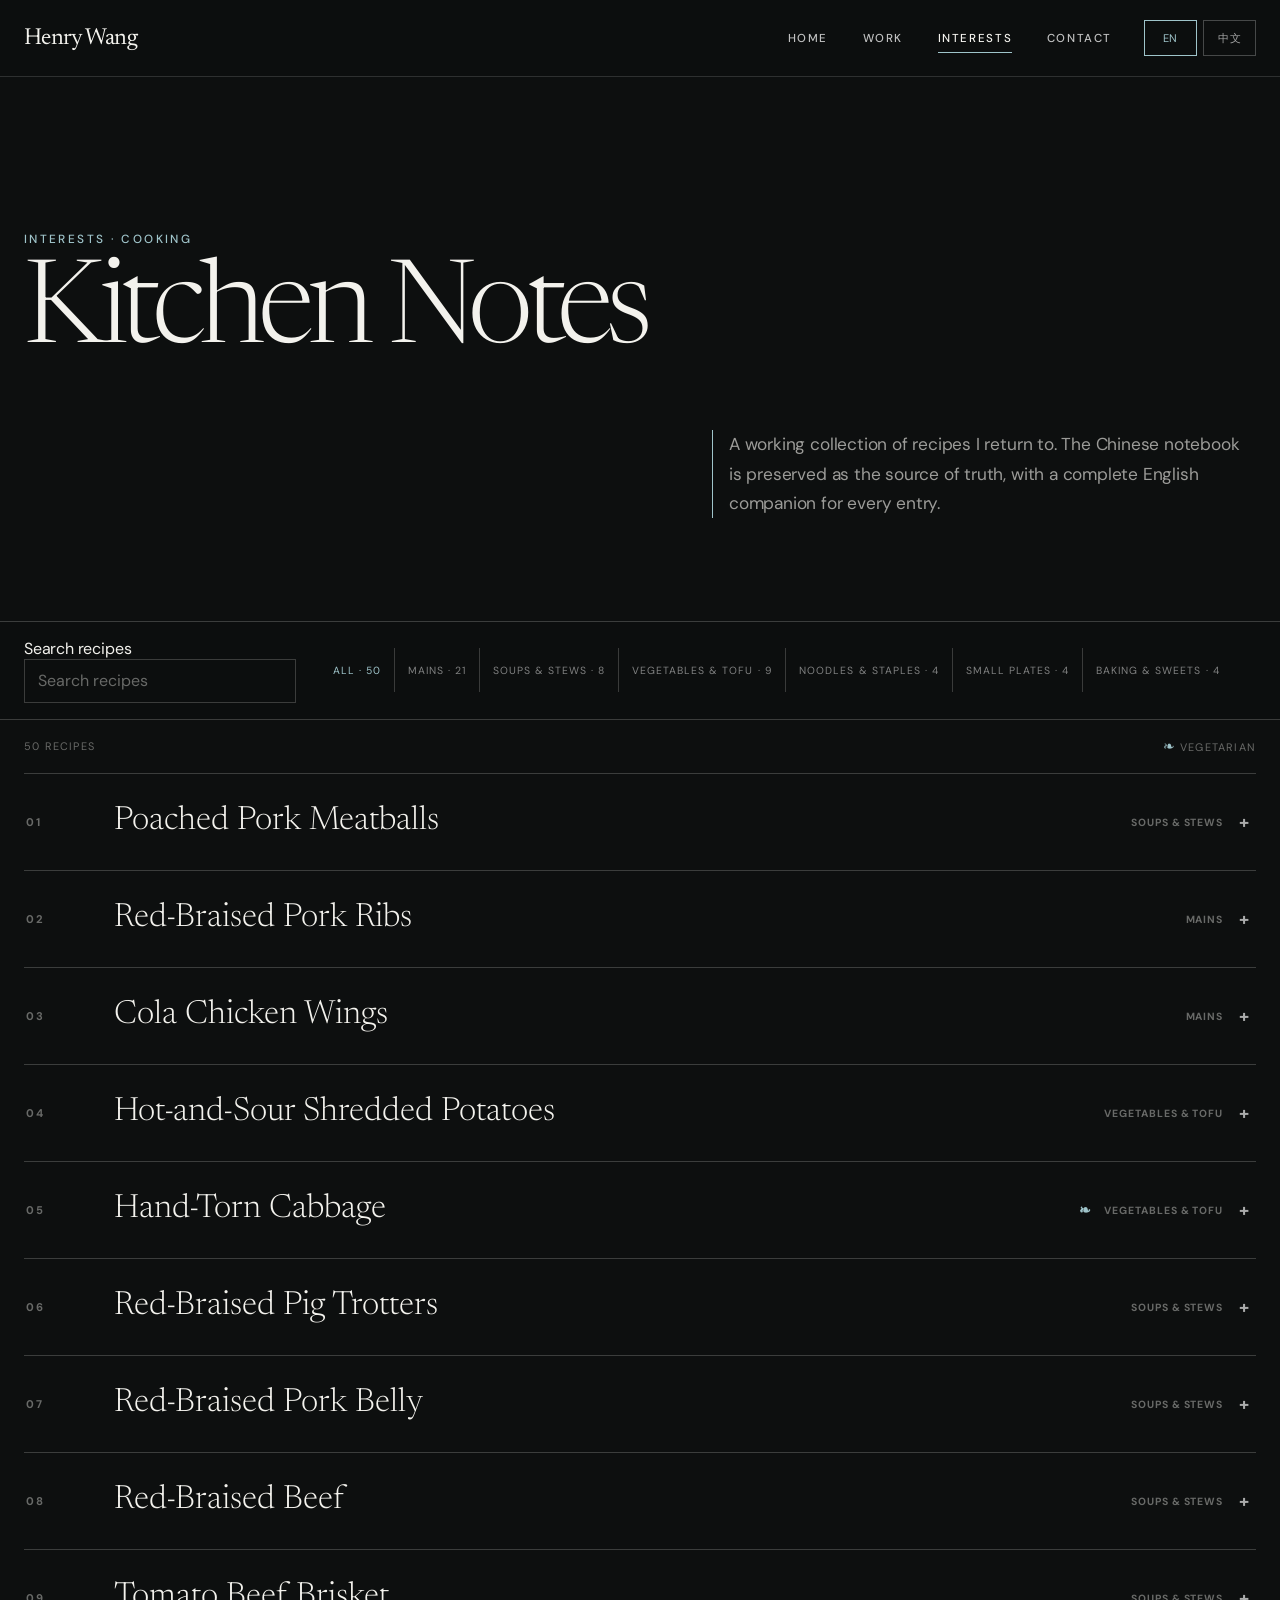
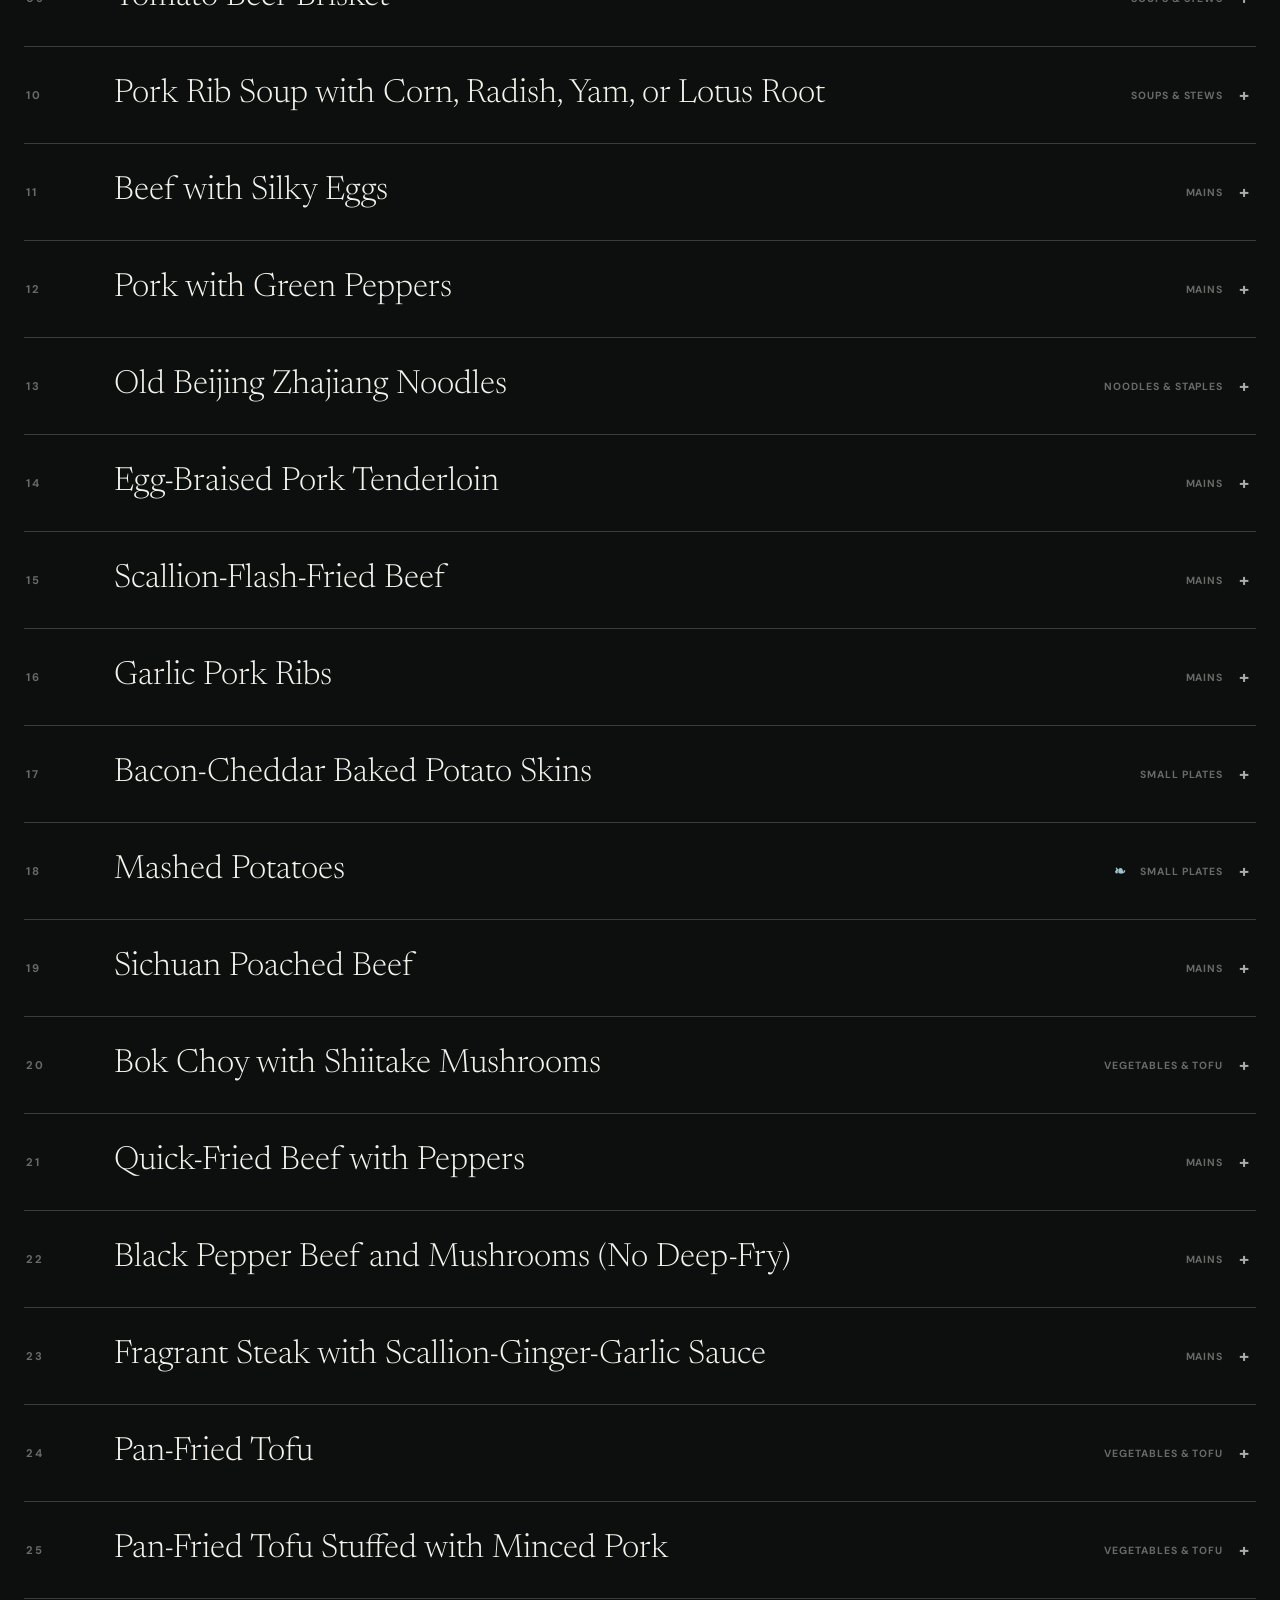
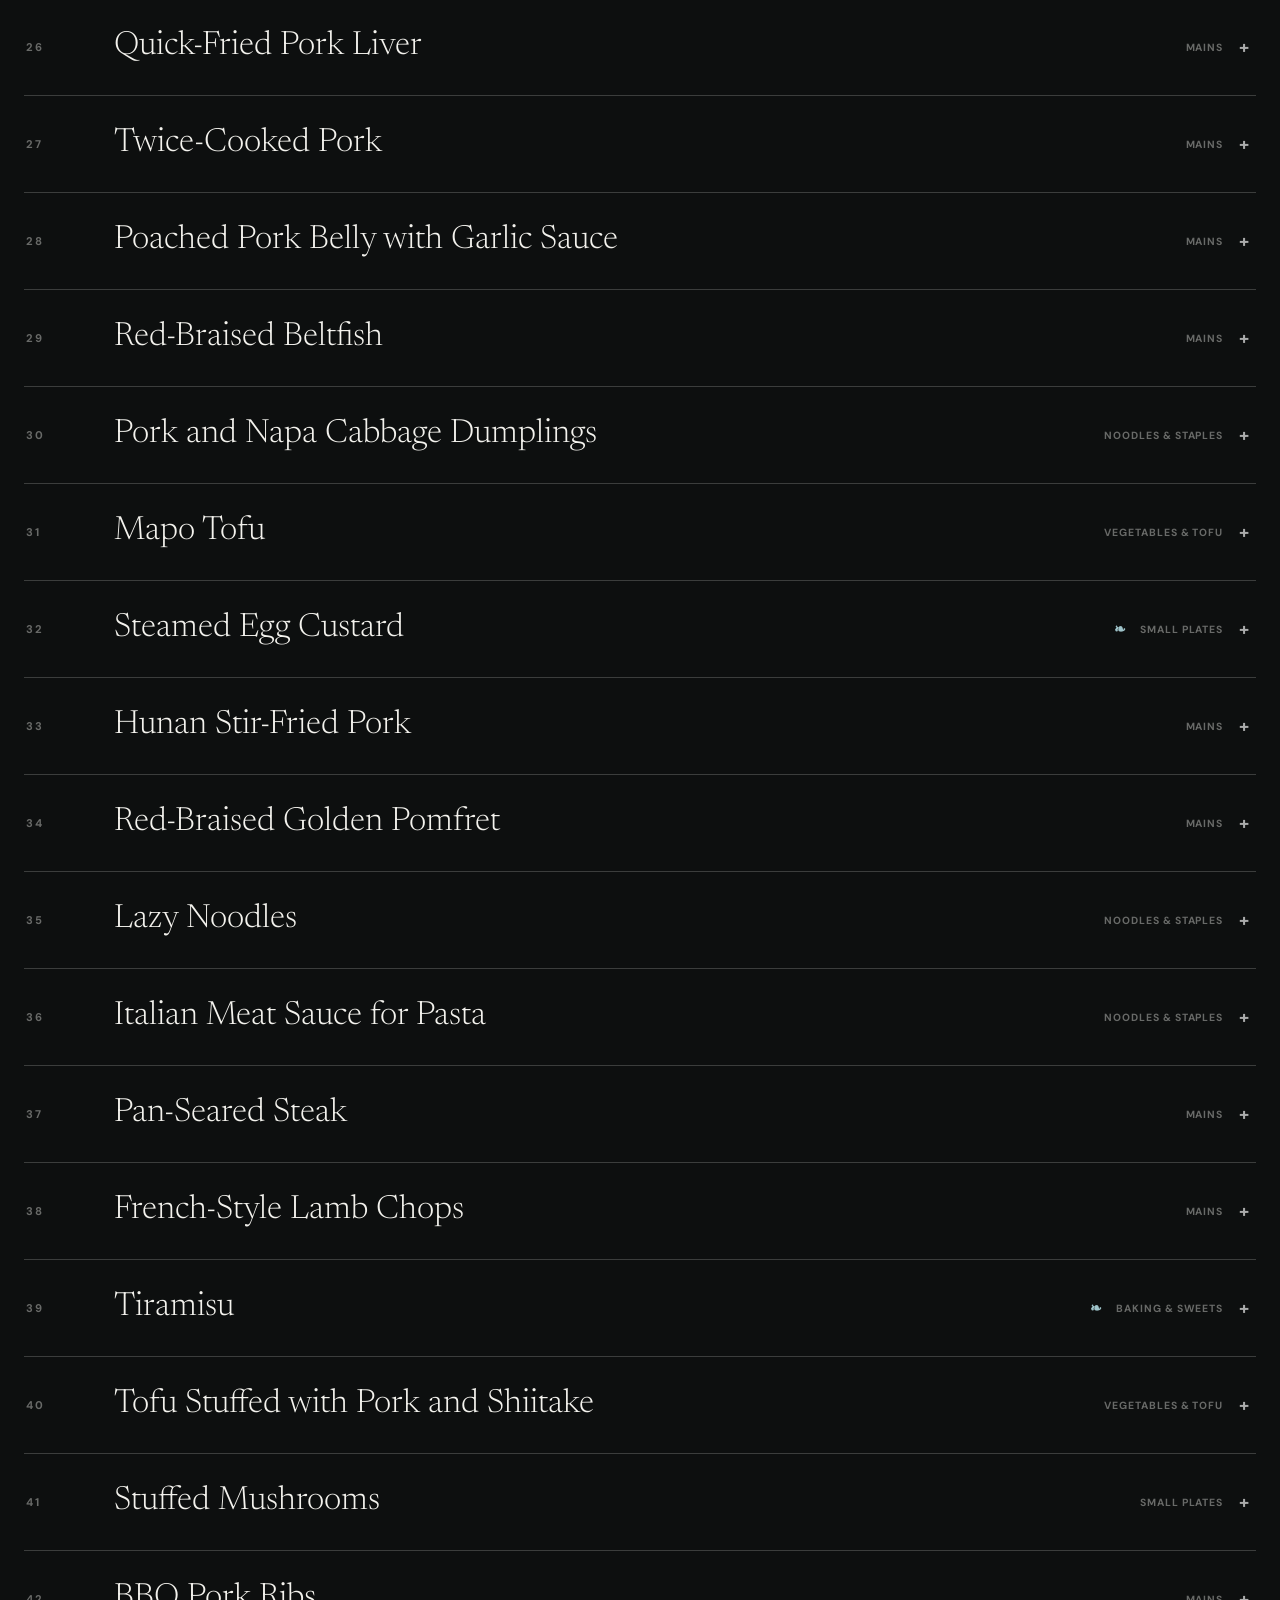
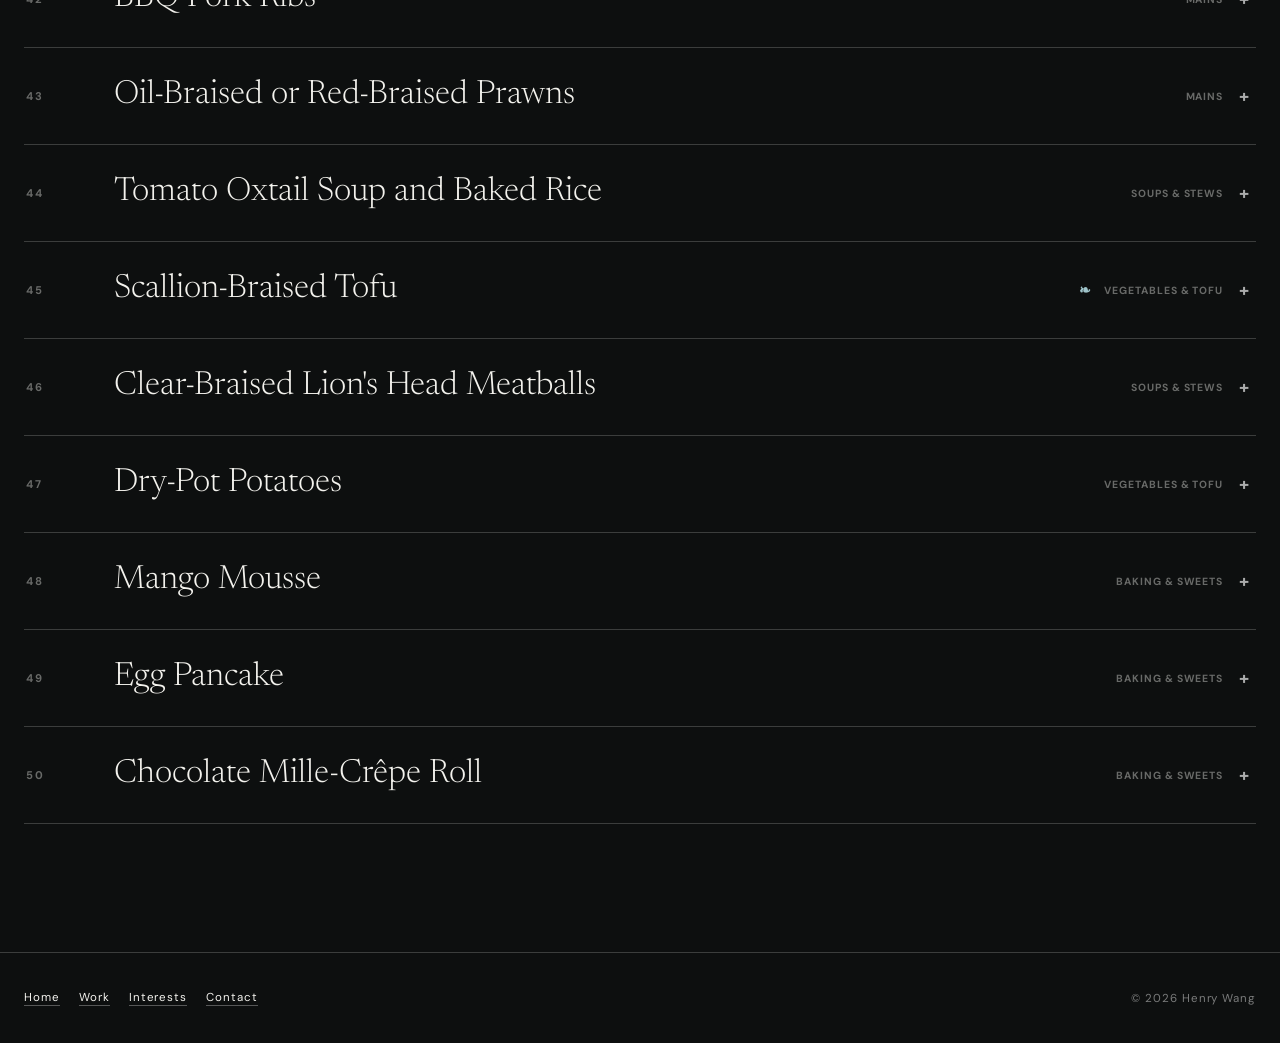
<file: kitchen.html>
<!DOCTYPE html>
<html lang="en">
<head>
    <meta charset="UTF-8">
    <meta name="viewport" content="width=device-width, initial-scale=1.0">
    <meta name="color-scheme" content="dark">
    <title>Kitchen | Henry Wang</title>
    <link rel="preconnect" href="https://fonts.googleapis.com">
    <link rel="preconnect" href="https://fonts.gstatic.com" crossorigin>
    <link href="https://fonts.googleapis.com/css2?family=DM+Sans:wght@300;400;500;600&amp;family=Newsreader:opsz,wght@6..72,300;6..72,400;6..72,500&amp;display=swap" rel="stylesheet">
    <link rel="stylesheet" href="css/subpage-shell.css">
    <style>
        .recipe-tools { position: sticky; top: var(--header-height); z-index: 20; padding: 1rem 0; border-bottom: 1px solid var(--rule); background: rgba(13,15,15,.96); backdrop-filter: blur(12px); }
        .recipe-tools-inner { display: grid; grid-template-columns: minmax(13rem,.45fr) minmax(0,1.55fr); gap: 1.5rem; align-items: center; }
        .search-field { width: 100%; min-height: 2.75rem; padding: .65rem .8rem; border: 1px solid var(--rule); border-radius: 0; background: transparent; color: var(--off-white); outline: none; }
        .search-field::placeholder { color: var(--quiet); }
        .search-field:focus { border-color: var(--cyan); }
        .category-row { display: flex; align-items: center; overflow-x: auto; scrollbar-width: none; }
        .category-row::-webkit-scrollbar { display: none; }
        .category-button { flex: 0 0 auto; min-height: 2.75rem; padding: .55rem .8rem; border: 0; border-right: 1px solid var(--rule); border-radius: 0; background: transparent; color: rgba(255,255,255,.48); font-size: .65rem; letter-spacing: .1em; text-transform: uppercase; white-space: nowrap; cursor: pointer; }
        .category-button:last-child { border-right: 0; }
        .category-button:hover, .category-button.is-active { color: var(--cyan); }
        .recipe-summary { display: flex; justify-content: space-between; gap: 1rem; padding: 1.2rem 0; color: var(--quiet); font-size: .68rem; letter-spacing: .11em; text-transform: uppercase; }
        .recipe-list { padding-bottom: clamp(5rem,10vw,9rem); border-top: 1px solid var(--rule); }
        .recipe-entry { border-bottom: 1px solid var(--rule); }
        .recipe-heading { margin: 0; }
        .recipe-toggle { display: grid; grid-template-columns: 4.5rem minmax(0,1fr) auto; gap: 1rem; align-items: center; width: 100%; min-height: 6rem; padding: 1.2rem .15rem; border: 0; border-radius: 0; background: transparent; text-align: left; cursor: pointer; }
        .recipe-toggle:hover .recipe-title, .recipe-toggle[aria-expanded="true"] .recipe-title { color: var(--cyan); }
        .recipe-number { color: var(--quiet); font-size: .7rem; letter-spacing: .12em; }
        .recipe-title { font-family: var(--serif); font-size: clamp(1.45rem,2.6vw,2.3rem); font-weight: 300; line-height: 1.05; transition: color 220ms ease; }
        .recipe-flags { display: flex; align-items: center; gap: .8rem; color: var(--quiet); font-size: .65rem; letter-spacing: .09em; text-transform: uppercase; }
        .vegetarian-mark { color: var(--cyan); font-size: .9rem; line-height: 1; }
        .recipe-plus { width: 1.1rem; color: rgba(255,255,255,.65); font-size: 1.1rem; text-align: center; transition: transform 260ms var(--ease-editorial); }
        .recipe-toggle[aria-expanded="true"] .recipe-plus { transform: rotate(45deg); }
        .recipe-detail { display: grid; grid-template-columns: minmax(13rem,.65fr) minmax(0,1.35fr); gap: clamp(2rem,6vw,6rem); padding: .5rem 0 clamp(3rem,6vw,5rem) 5.5rem; }
        .recipe-detail h3 { margin: 0 0 1rem; color: var(--cyan); font-size: .67rem; font-weight: 500; letter-spacing: .16em; text-transform: uppercase; }
        .recipe-detail ul, .recipe-detail ol { margin: 0; padding-left: 1.2rem; color: var(--muted); font-size: .88rem; line-height: 1.68; }
        .recipe-detail li + li { margin-top: .7rem; }
        .recipe-notes { margin-top: 2rem; padding-top: 1.5rem; border-top: 1px solid var(--rule); }
        .title-only { grid-column: 1 / -1; margin: 0; padding-left: 1rem; border-left: 1px solid var(--cyan); color: var(--muted); line-height: 1.7; }
        .empty-result { padding: 4rem 0; color: var(--muted); font-family: var(--serif); font-size: 1.6rem; }

        @media (max-width: 820px) {
            .recipe-tools { position: relative; top: 0; }
            .recipe-tools-inner { grid-template-columns: 1fr; gap: .7rem; }
            .recipe-detail { grid-template-columns: 1fr; gap: 2rem; padding-left: 0; }
        }
        @media (max-width: 600px) {
            .recipe-toggle { grid-template-columns: 2.6rem minmax(0,1fr) auto; min-height: 5.25rem; gap: .65rem; }
            .recipe-flags .category-name { display: none; }
            .recipe-detail { padding-bottom: 3rem; }
        }
    </style>
</head>
<body>
    <header class="site-header">
        <div class="container navbar">
            <a class="brand" href="index.html#home">Henry Wang</a>
            <nav class="desktop-navigation" aria-label="Primary navigation">
                <a class="navigation-link" href="index.html#home"><span class="en">Home</span><span class="zh hidden">首页</span></a>
                <a class="navigation-link" href="index.html#experience"><span class="en">Work</span><span class="zh hidden">履历</span></a>
                <a class="navigation-link" href="index.html#interests" aria-current="page"><span class="en">Interests</span><span class="zh hidden">兴趣</span></a>
                <a class="navigation-link" href="index.html#contact"><span class="en">Contact</span><span class="zh hidden">联系</span></a>
            </nav>
            <div class="language-controls" aria-label="Language">
                <button type="button" class="language-button is-active" data-language="en" aria-pressed="true">EN</button>
                <button type="button" class="language-button" data-language="zh" aria-pressed="false">中文</button>
            </div>
            <button type="button" class="mobile-menu-button" aria-label="Open navigation" aria-expanded="false" aria-controls="mobile-navigation"><span></span></button>
        </div>
        <nav class="mobile-navigation" id="mobile-navigation" aria-label="Mobile navigation">
            <div class="container mobile-navigation-inner">
                <a class="navigation-link" href="index.html#home"><span class="en">Home</span><span class="zh hidden">首页</span></a>
                <a class="navigation-link" href="index.html#experience"><span class="en">Work</span><span class="zh hidden">履历</span></a>
                <a class="navigation-link" href="index.html#interests" aria-current="page"><span class="en">Interests</span><span class="zh hidden">兴趣</span></a>
                <a class="navigation-link" href="index.html#contact"><span class="en">Contact</span><span class="zh hidden">联系</span></a>
                <div class="language-controls mobile-language-controls" aria-label="Language">
                    <button type="button" class="language-button is-active" data-language="en" aria-pressed="true">EN</button>
                    <button type="button" class="language-button" data-language="zh" aria-pressed="false">中文</button>
                </div>
            </div>
        </nav>
    </header>

    <main>
        <section class="page-intro" aria-labelledby="kitchen-title">
            <div class="container">
                <p class="editorial-label"><span class="en">Interests · Cooking</span><span class="zh hidden">兴趣 · 烹饪</span></p>
                <h1 class="page-title" id="kitchen-title"><span class="en">Kitchen Notes</span><span class="zh hidden">厨房笔记</span></h1>
                <p class="page-description"><span class="en">A working collection of recipes I return to. The Chinese notebook is preserved as the source of truth, with a complete English companion for every entry.</span><span class="zh hidden">一份我反复使用的菜谱记录。中文笔记作为事实原文完整保留，并为每条内容提供对应英文版本。</span></p>
            </div>
        </section>

        <section class="recipe-tools" aria-label="Recipe controls">
            <div class="container recipe-tools-inner">
                <label>
                    <span class="en hidden">Search recipes</span><span class="zh hidden">搜索菜谱</span>
                    <input class="search-field" id="recipe-search" type="search" autocomplete="off" placeholder="Search recipes">
                </label>
                <div class="category-row" id="category-row" role="group" aria-label="Recipe categories"></div>
            </div>
        </section>

        <section class="container" aria-label="Recipe collection">
            <div class="recipe-summary"><span id="recipe-count" aria-live="polite"></span><span><span class="vegetarian-mark" aria-hidden="true">❧</span> <span class="en">Vegetarian</span><span class="zh hidden">素食</span></span></div>
            <div class="recipe-list" id="recipe-list"></div>
        </section>
    </main>

    <footer class="site-footer">
        <div class="container site-footer-inner">
            <div class="footer-links">
                <a class="footer-link" href="index.html#home"><span class="en">Home</span><span class="zh hidden">首页</span></a>
                <a class="footer-link" href="index.html#experience"><span class="en">Work</span><span class="zh hidden">履历</span></a>
                <a class="footer-link" href="index.html#interests"><span class="en">Interests</span><span class="zh hidden">兴趣</span></a>
                <a class="footer-link" href="index.html#contact"><span class="en">Contact</span><span class="zh hidden">联系</span></a>
            </div>
            <span>© 2026 Henry Wang</span>
        </div>
    </footer>

    <script src="data/recipes.js"></script>
    <script>
        const recipes = Array.isArray(window.RECIPES) ? window.RECIPES : [];
        const categories = {
            all: { en: 'All', zh: '全部' },
            mains: { en: 'Mains', zh: '主菜' },
            'soups-stews': { en: 'Soups & Stews', zh: '汤与炖菜' },
            'vegetables-tofu': { en: 'Vegetables & Tofu', zh: '蔬菜与豆腐' },
            'noodles-staples': { en: 'Noodles & Staples', zh: '面食与主食' },
            'small-plates-snacks': { en: 'Small Plates', zh: '小食' },
            'baking-sweets': { en: 'Baking & Sweets', zh: '烘焙与甜点' }
        };
        const languageButtons = Array.from(document.querySelectorAll('[data-language]'));
        const mobileMenuButton = document.querySelector('.mobile-menu-button');
        const mobileNavigation = document.getElementById('mobile-navigation');
        const recipeSearch = document.getElementById('recipe-search');
        const categoryRow = document.getElementById('category-row');
        const recipeList = document.getElementById('recipe-list');
        const recipeCount = document.getElementById('recipe-count');
        let currentLanguage = localStorage.getItem('henry-site-language') === 'zh' ? 'zh' : 'en';
        let activeCategory = 'all';
        let query = '';
        let openRecipeId = null;

        const escapeHTML = value => String(value ?? '').replaceAll('&', '&amp;').replaceAll('<', '&lt;').replaceAll('>', '&gt;').replaceAll('"', '&quot;').replaceAll("'", '&#039;');
        const visibleRecipes = () => recipes.filter(recipe => {
            const categoryMatches = activeCategory === 'all' || recipe.category === activeCategory;
            const text = `${recipe.title.en} ${recipe.title.zh}`.toLocaleLowerCase();
            return categoryMatches && text.includes(query.toLocaleLowerCase());
        });
        const renderList = list => `<${list.length > 1 ? 'ol' : 'ul'}>${list.map(item => `<li>${escapeHTML(item)}</li>`).join('')}</${list.length > 1 ? 'ol' : 'ul'}>`;

        const renderCategories = () => {
            categoryRow.innerHTML = Object.entries(categories).filter(([key]) => key === 'all' || recipes.some(recipe => recipe.category === key)).map(([key, labels]) => {
                const count = key === 'all' ? recipes.length : recipes.filter(recipe => recipe.category === key).length;
                return `<button type="button" class="category-button${activeCategory === key ? ' is-active' : ''}" data-category="${key}" aria-pressed="${activeCategory === key}">${escapeHTML(labels[currentLanguage])} · ${count}</button>`;
            }).join('');
            categoryRow.querySelectorAll('[data-category]').forEach(button => button.addEventListener('click', () => {
                activeCategory = button.dataset.category;
                openRecipeId = null;
                renderCategories();
                renderRecipes();
            }));
        };

        const detailMarkup = recipe => {
            if (recipe.sourceStatus === 'title-only') return `<div class="recipe-detail"><p class="title-only">${currentLanguage === 'zh' ? '源文档目前仅记录了标题。' : 'The source document currently contains the title only.'}</p></div>`;
            const ingredients = recipe.ingredients[currentLanguage] || [];
            const steps = recipe.steps[currentLanguage] || [];
            const notes = recipe.notes[currentLanguage] || [];
            return `<div class="recipe-detail">
                <section><h3>${currentLanguage === 'zh' ? '材料' : 'Ingredients'}</h3>${renderList(ingredients)}</section>
                <section><h3>${currentLanguage === 'zh' ? '做法' : 'Method'}</h3>${renderList(steps)}${notes.length ? `<div class="recipe-notes"><h3>${currentLanguage === 'zh' ? '备注' : 'Notes'}</h3>${renderList(notes)}</div>` : ''}</section>
            </div>`;
        };

        const renderRecipes = () => {
            const visible = visibleRecipes();
            const showingAll = visible.length === recipes.length && activeCategory === 'all' && !query;
            recipeCount.textContent = currentLanguage === 'zh'
                ? (showingAll ? `${recipes.length} 道菜谱` : `显示 ${visible.length} / 共 ${recipes.length} 道菜谱`)
                : (showingAll ? `${recipes.length} recipes` : `${visible.length} of ${recipes.length} recipes`);
            if (!visible.length) {
                recipeList.innerHTML = `<p class="empty-result">${currentLanguage === 'zh' ? '没有找到匹配的菜谱。' : 'No matching recipes.'}</p>`;
                return;
            }
            recipeList.innerHTML = visible.map(recipe => {
                const isOpen = recipe.id === openRecipeId;
                return `<article class="recipe-entry" id="${escapeHTML(recipe.id)}">
                    <h2 class="recipe-heading"><button type="button" class="recipe-toggle" aria-expanded="${isOpen}" aria-controls="${escapeHTML(recipe.id)}-detail" data-recipe-id="${escapeHTML(recipe.id)}">
                        <span class="recipe-number">${String(recipe.number).padStart(2,'0')}</span>
                        <span class="recipe-title">${escapeHTML(recipe.title[currentLanguage])}</span>
                        <span class="recipe-flags">${recipe.vegetarian ? `<span class="vegetarian-mark" aria-label="${currentLanguage === 'zh' ? '素食' : 'Vegetarian'}">❧</span>` : ''}<span class="category-name">${escapeHTML(categories[recipe.category][currentLanguage])}</span><span class="recipe-plus" aria-hidden="true">+</span></span>
                    </button></h2>
                    <div id="${escapeHTML(recipe.id)}-detail" ${isOpen ? '' : 'hidden'}>${isOpen ? detailMarkup(recipe) : ''}</div>
                </article>`;
            }).join('');
            recipeList.querySelectorAll('[data-recipe-id]').forEach(button => button.addEventListener('click', () => {
                openRecipeId = openRecipeId === button.dataset.recipeId ? null : button.dataset.recipeId;
                renderRecipes();
                if (openRecipeId) document.getElementById(openRecipeId)?.scrollIntoView({ block: 'nearest' });
            }));
        };

        const setLanguage = language => {
            currentLanguage = language;
            localStorage.setItem('henry-site-language', language);
            document.documentElement.lang = language === 'zh' ? 'zh-CN' : 'en';
            document.title = language === 'zh' ? '厨房 | Henry Wang' : 'Kitchen | Henry Wang';
            document.querySelectorAll('.en, .zh').forEach(element => element.classList.add('hidden'));
            document.querySelectorAll(`.${language}`).forEach(element => element.classList.remove('hidden'));
            languageButtons.forEach(button => {
                const isActive = button.dataset.language === language;
                button.classList.toggle('is-active', isActive);
                button.setAttribute('aria-pressed', String(isActive));
            });
            recipeSearch.placeholder = language === 'zh' ? '搜索菜谱' : 'Search recipes';
            mobileMenuButton.setAttribute('aria-label', language === 'zh' ? '打开导航' : 'Open navigation');
            mobileNavigation.classList.remove('is-open');
            mobileMenuButton.setAttribute('aria-expanded', 'false');
            renderCategories();
            renderRecipes();
        };

        languageButtons.forEach(button => button.addEventListener('click', () => setLanguage(button.dataset.language)));
        mobileMenuButton.addEventListener('click', () => {
            const isOpen = mobileNavigation.classList.toggle('is-open');
            mobileMenuButton.setAttribute('aria-expanded', String(isOpen));
        });
        mobileNavigation.querySelectorAll('a').forEach(link => link.addEventListener('click', () => {
            mobileNavigation.classList.remove('is-open');
            mobileMenuButton.setAttribute('aria-expanded', 'false');
        }));
        recipeSearch.addEventListener('input', () => { query = recipeSearch.value.trim(); openRecipeId = null; renderRecipes(); });

        setLanguage(currentLanguage);
    </script>
</body>
</html>
</file>
<file: css/subpage-shell.css>
:root {
    --soft-black: #0d0f0f;
    --surface: #121515;
    --surface-raised: #171a19;
    --off-white: #f3f2ed;
    --muted: rgba(243, 242, 237, .62);
    --quiet: rgba(243, 242, 237, .4);
    --rule: rgba(243, 242, 237, .2);
    --cyan: #9fc4ca;
    --serif: "Newsreader", "Noto Serif SC", Georgia, serif;
    --sans: "DM Sans", "Noto Sans SC", Arial, sans-serif;
    --ease-editorial: cubic-bezier(.22, .61, .36, 1);
    --header-height: 4.75rem;
}

*, *::before, *::after { box-sizing: border-box; }
html { background: var(--soft-black); color: var(--off-white); scroll-behavior: smooth; }
body { margin: 0; min-width: 320px; overflow-x: hidden; background: var(--soft-black); color: var(--off-white); font-family: var(--sans); font-weight: 400; letter-spacing: -.012em; }
body.modal-open { overflow: hidden; }
button, input, a { font: inherit; }
button { color: inherit; }
a { color: inherit; text-decoration: none; }
img { max-width: 100%; }
[hidden], .hidden { display: none !important; }
:focus-visible { outline: 1px solid var(--cyan); outline-offset: 4px; }
::selection { background: var(--cyan); color: var(--soft-black); }
.container { width: min(100% - 3rem, 1280px); margin-inline: auto; }

.site-header { position: sticky; top: 0; z-index: 30; min-height: var(--header-height); border-bottom: 1px solid rgba(255,255,255,.14); background: rgba(13,15,15,.94); backdrop-filter: blur(12px); }
.navbar { min-height: var(--header-height); display: flex; align-items: center; justify-content: space-between; gap: 2rem; }
.brand { flex: 0 0 auto; font-family: var(--serif); font-size: 1.45rem; font-weight: 400; letter-spacing: -.03em; white-space: nowrap; }
.desktop-navigation { display: flex; align-items: center; gap: clamp(1.25rem, 2.7vw, 2.65rem); margin-left: auto; }
.navigation-link { position: relative; color: rgba(255,255,255,.74); font-size: .72rem; font-weight: 500; letter-spacing: .14em; text-transform: uppercase; transition: color 260ms ease; }
.navigation-link::after { content: ""; position: absolute; left: 0; right: 100%; bottom: -.45rem; height: 1px; background: var(--cyan); transition: right 280ms var(--ease-editorial); pointer-events: none; }
.navigation-link:hover, .navigation-link:focus-visible, .navigation-link[aria-current="page"] { color: var(--off-white); }
.navigation-link:hover::after, .navigation-link:focus-visible::after, .navigation-link[aria-current="page"]::after { right: 0; }
.language-controls { display: flex; align-items: center; gap: .4rem; }
.language-button { min-width: 3.3rem; min-height: 2.25rem; padding: .48rem .65rem; border: 1px solid rgba(255,255,255,.24); border-radius: 0; background: transparent; color: rgba(255,255,255,.62); font-size: .69rem; letter-spacing: .08em; cursor: pointer; }
.language-button:hover { color: var(--off-white); }
.language-button.is-active { border-color: var(--cyan); color: var(--cyan); }
.mobile-menu-button { display: none; width: 2.75rem; height: 2.75rem; padding: 0; border: 0; background: transparent; cursor: pointer; }
.mobile-menu-button span, .mobile-menu-button::before, .mobile-menu-button::after { content: ""; display: block; width: 1.35rem; height: 1px; margin: .3rem auto; background: var(--off-white); transition: transform 220ms ease, opacity 220ms ease; }
.mobile-menu-button[aria-expanded="true"] span { opacity: 0; }
.mobile-menu-button[aria-expanded="true"]::before { transform: translateY(.4rem) rotate(45deg); }
.mobile-menu-button[aria-expanded="true"]::after { transform: translateY(-.4rem) rotate(-45deg); }
.mobile-navigation { display: none; border-top: 1px solid rgba(255,255,255,.1); background: rgba(13,15,15,.98); }
.mobile-navigation.is-open { display: block; }
.mobile-navigation-inner { display: grid; padding: .75rem 0 1rem; }
.mobile-navigation .navigation-link { padding: .8rem 0; border-bottom: 1px solid rgba(255,255,255,.09); }
.mobile-navigation .navigation-link::after { display: none; }
.mobile-language-controls { padding-top: .9rem; }

.page-intro { padding: clamp(6.5rem,12vw,10.5rem) 0 clamp(4.5rem,8vw,7rem); border-bottom: 1px solid var(--rule); }
.editorial-label { margin: 0 0 1.15rem; color: var(--cyan); font-size: .74rem; font-weight: 500; letter-spacing: .2em; text-transform: uppercase; }
.page-title { max-width: 13ch; margin: 0; font-family: var(--serif); font-size: clamp(4rem,9vw,8.75rem); font-weight: 300; line-height: .88; letter-spacing: -.055em; }
.page-description { max-width: 34rem; margin: clamp(2.25rem,5vw,4rem) 0 0 auto; padding-left: 1rem; border-left: 1px solid var(--cyan); color: var(--muted); font-size: clamp(.95rem,1.35vw,1.08rem); line-height: 1.7; }
.site-footer { padding: 2.3rem 0; border-top: 1px solid var(--rule); color: rgba(255,255,255,.45); }
.site-footer-inner { display: flex; align-items: center; justify-content: space-between; gap: 1.5rem; font-size: .72rem; letter-spacing: .08em; }
.footer-links { display: flex; flex-wrap: wrap; gap: 1.2rem; }
.footer-link { color: var(--off-white); border-bottom: 1px solid rgba(255,255,255,.3); }
.footer-link:hover { color: var(--cyan); border-color: var(--cyan); }

@media (max-width: 900px) {
    .desktop-navigation, .navbar > .language-controls { display: none; }
    .mobile-menu-button { display: block; }
}

@media (max-width: 600px) {
    .container { width: min(100% - 2rem,1280px); }
    .page-intro { padding-top: 5.25rem; }
    .page-title { max-width: 11ch; font-size: clamp(3.45rem,18vw,5.4rem); }
    .page-description { margin-left: 0; }
    .site-footer-inner { align-items: flex-start; flex-direction: column; }
}

@media (prefers-reduced-motion: reduce) {
    html { scroll-behavior: auto; }
    *, *::before, *::after { animation-duration: .01ms !important; animation-iteration-count: 1 !important; scroll-behavior: auto !important; transition-duration: .01ms !important; }
}
</file>
